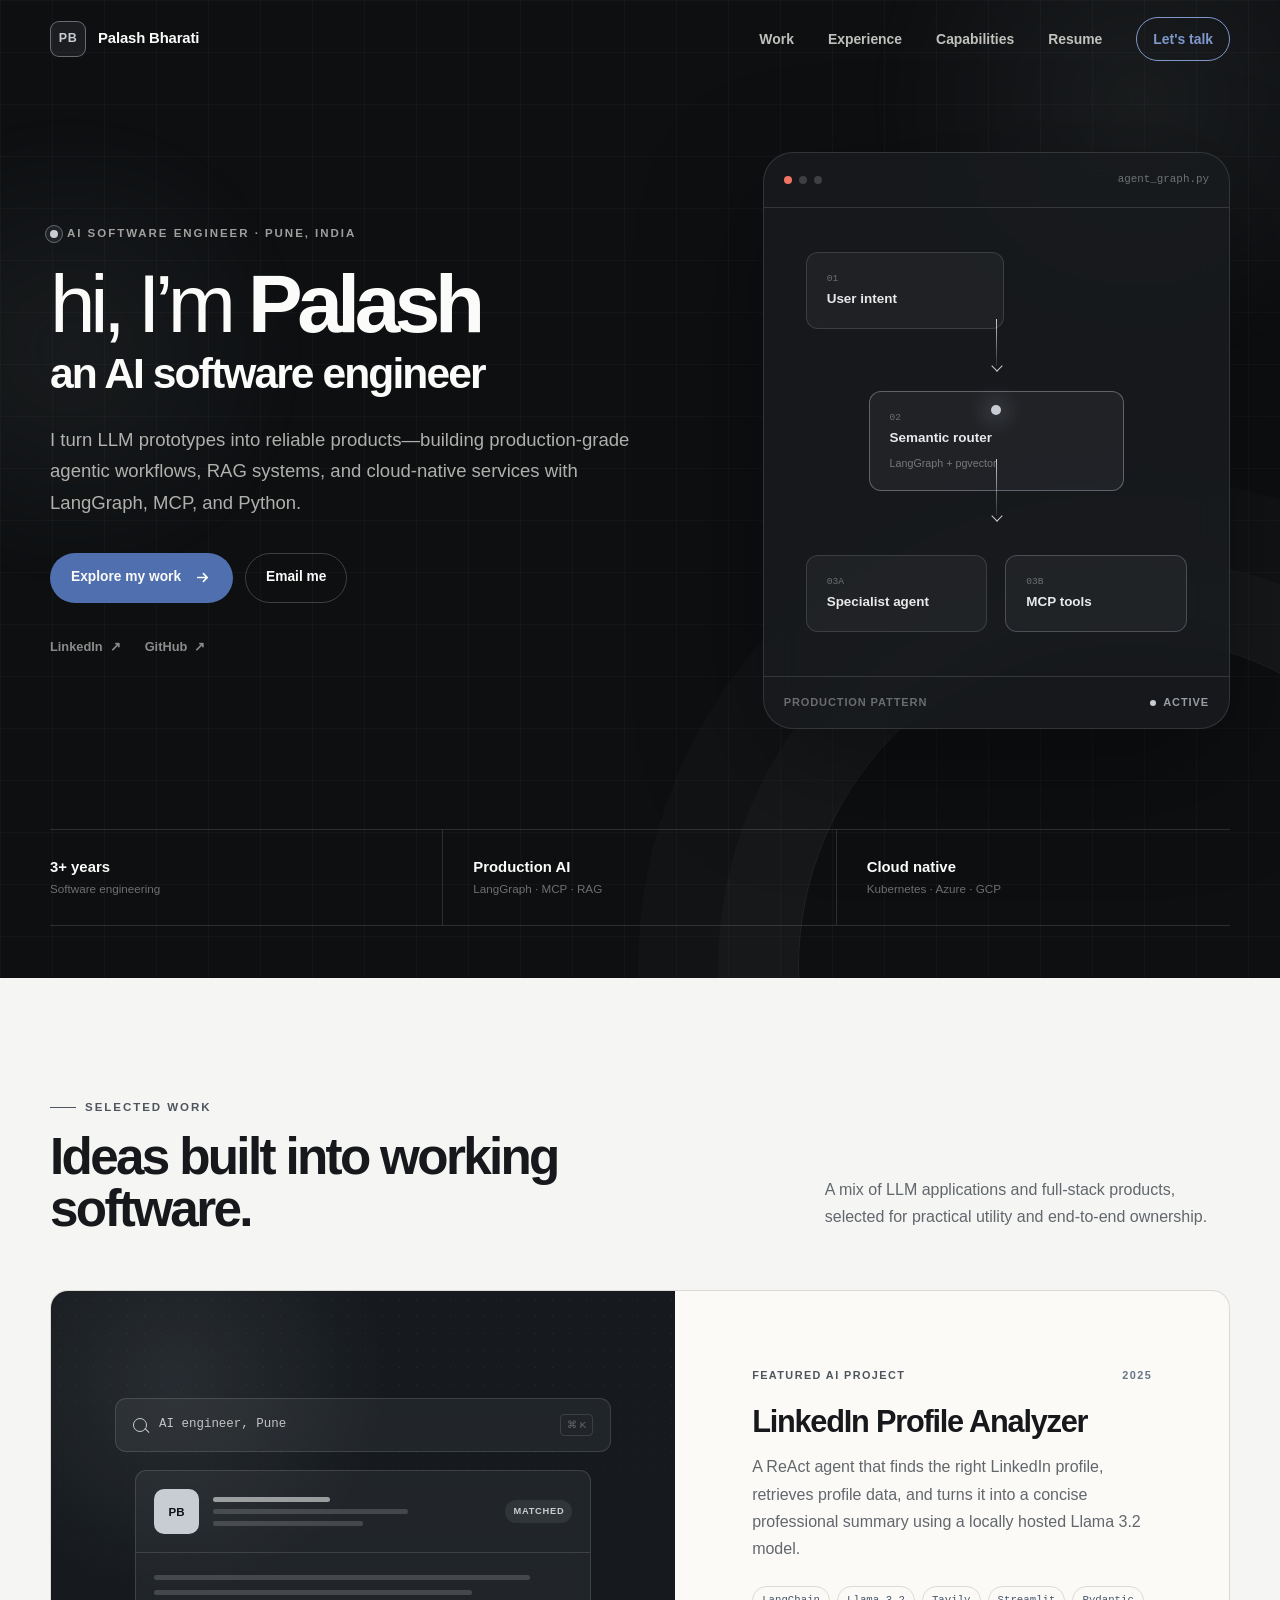
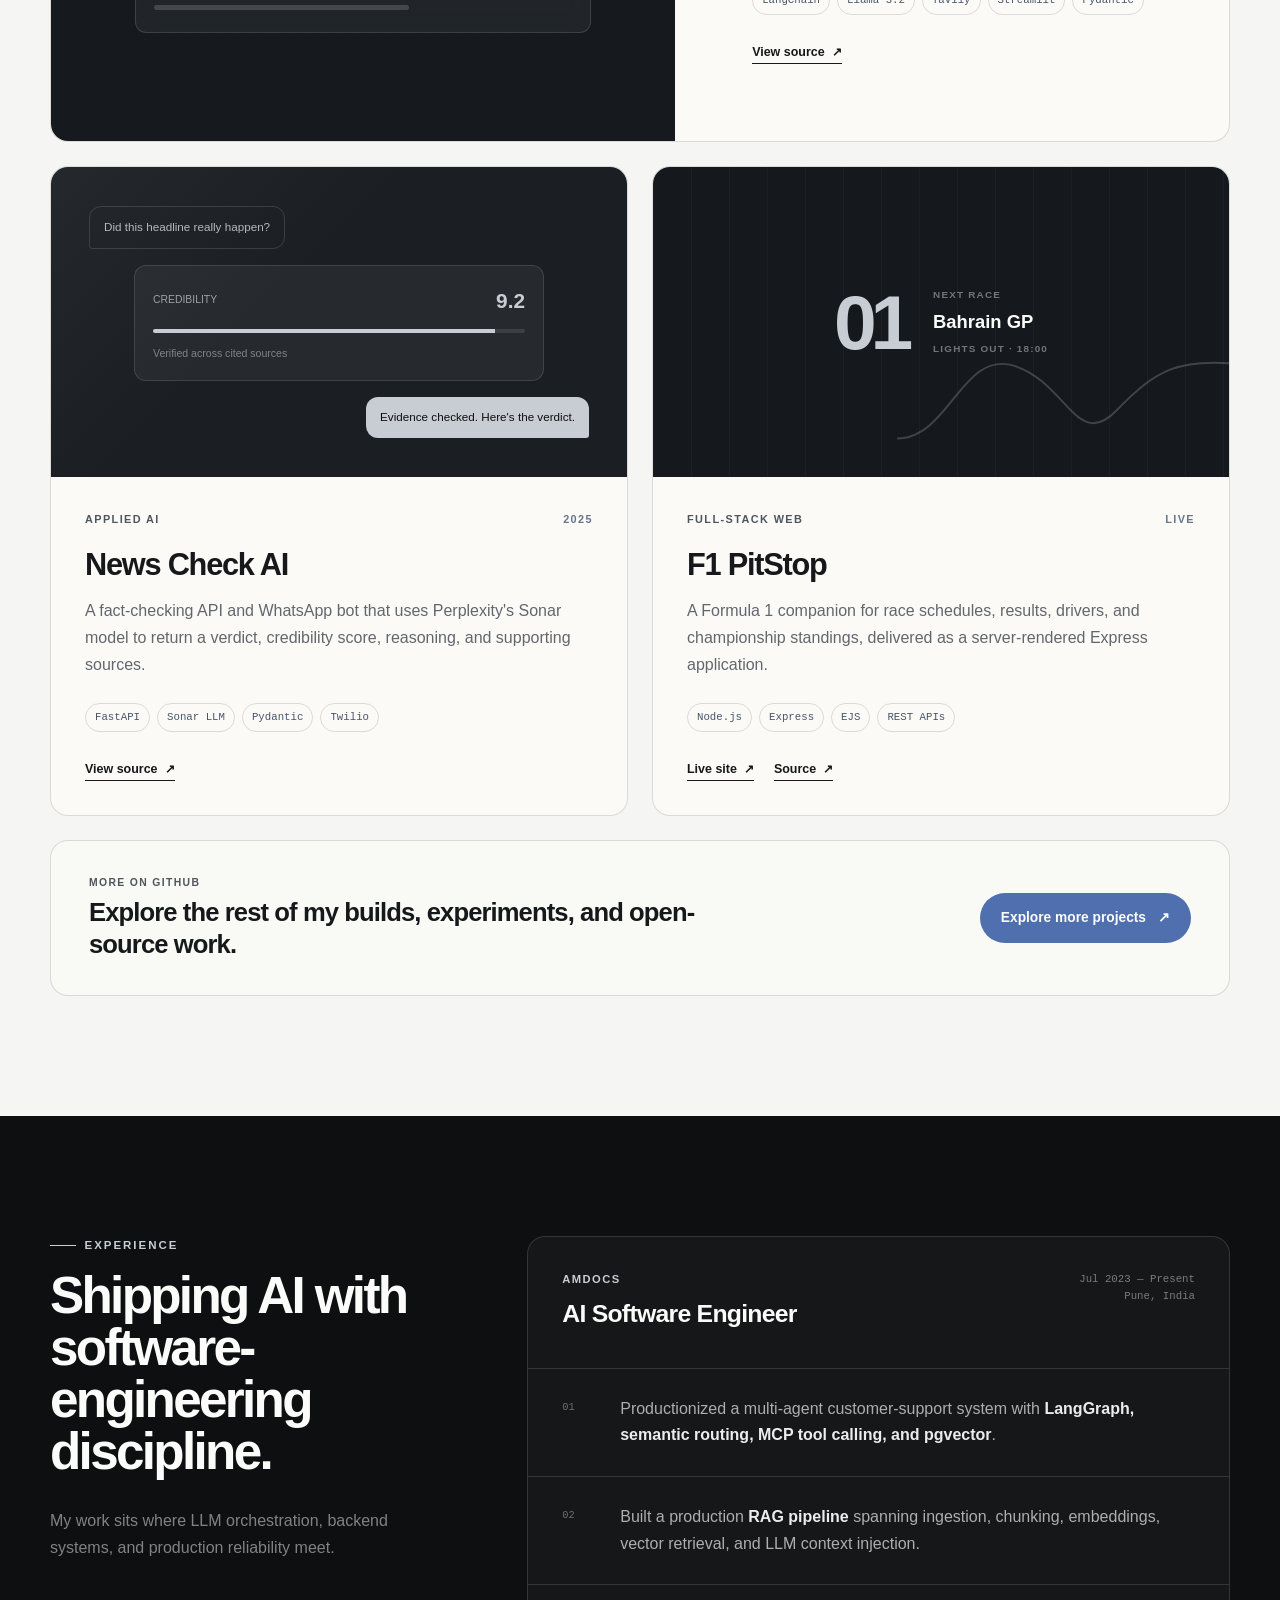
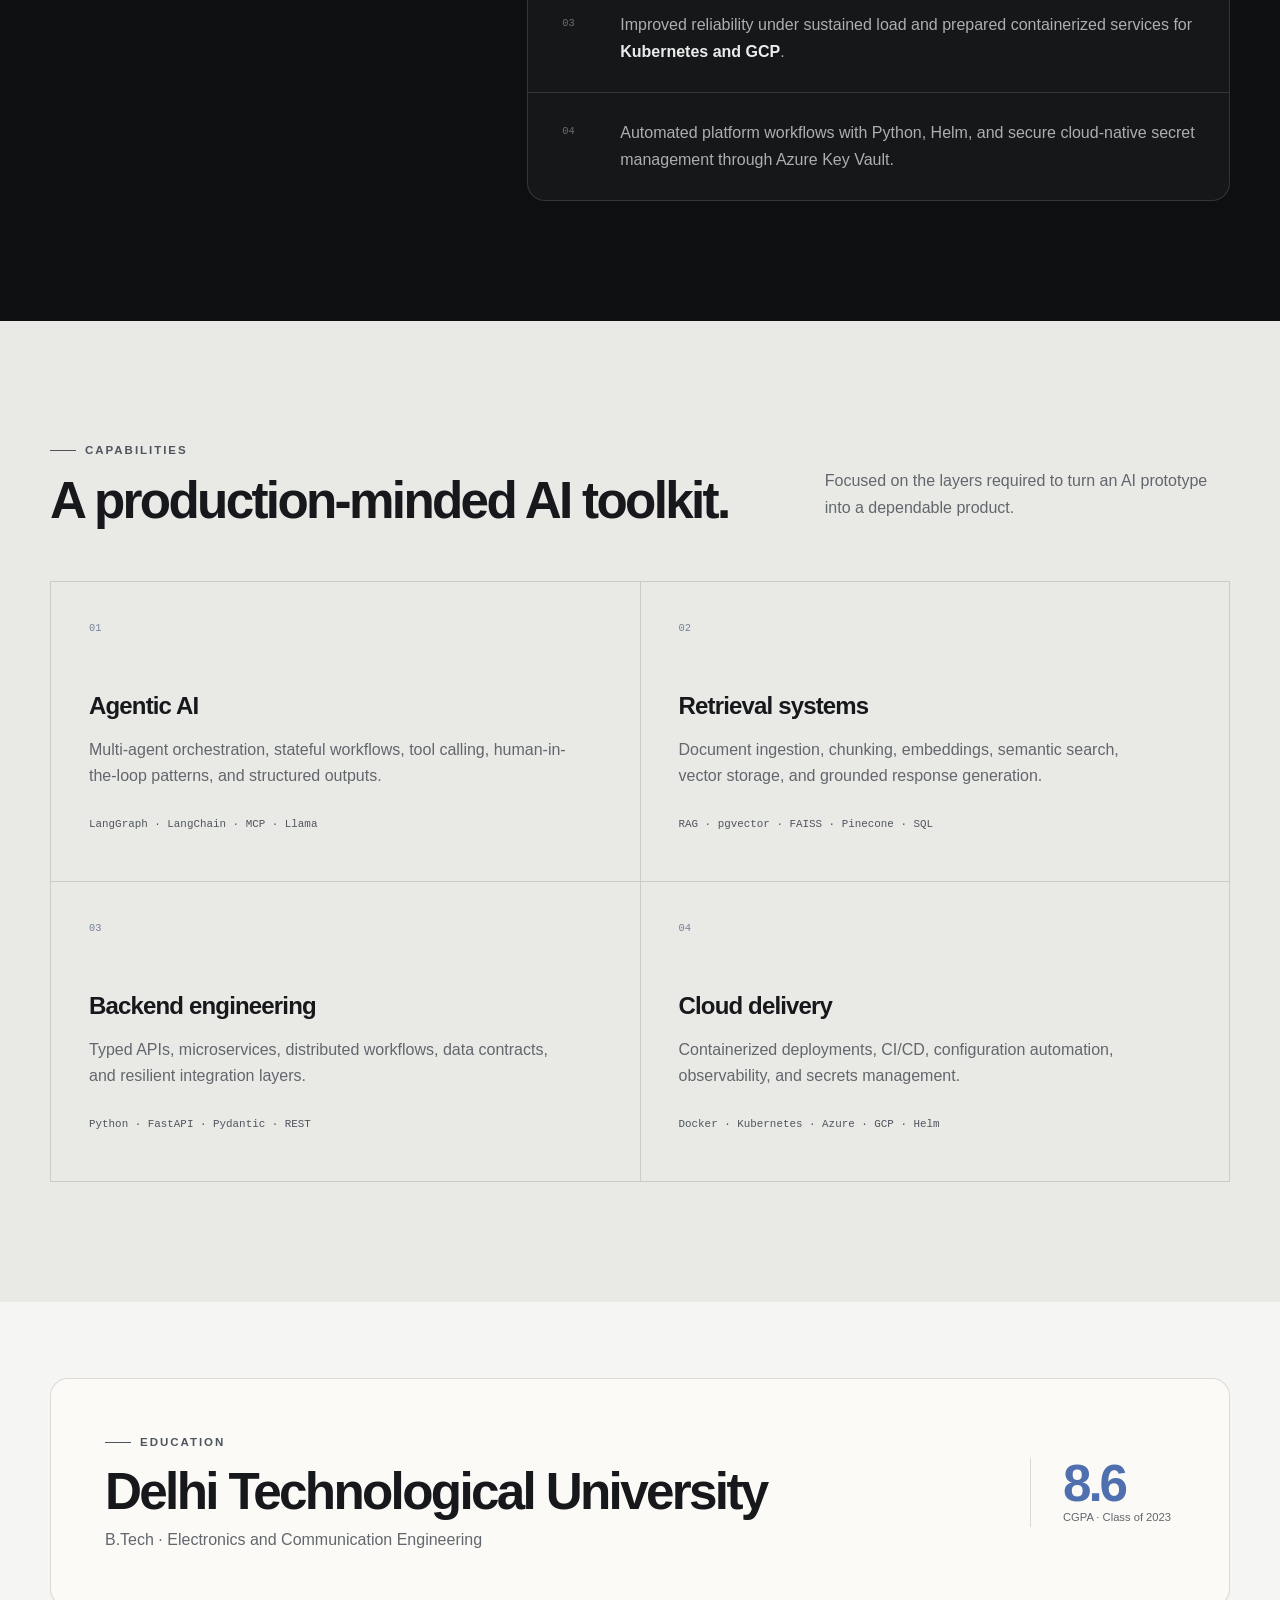
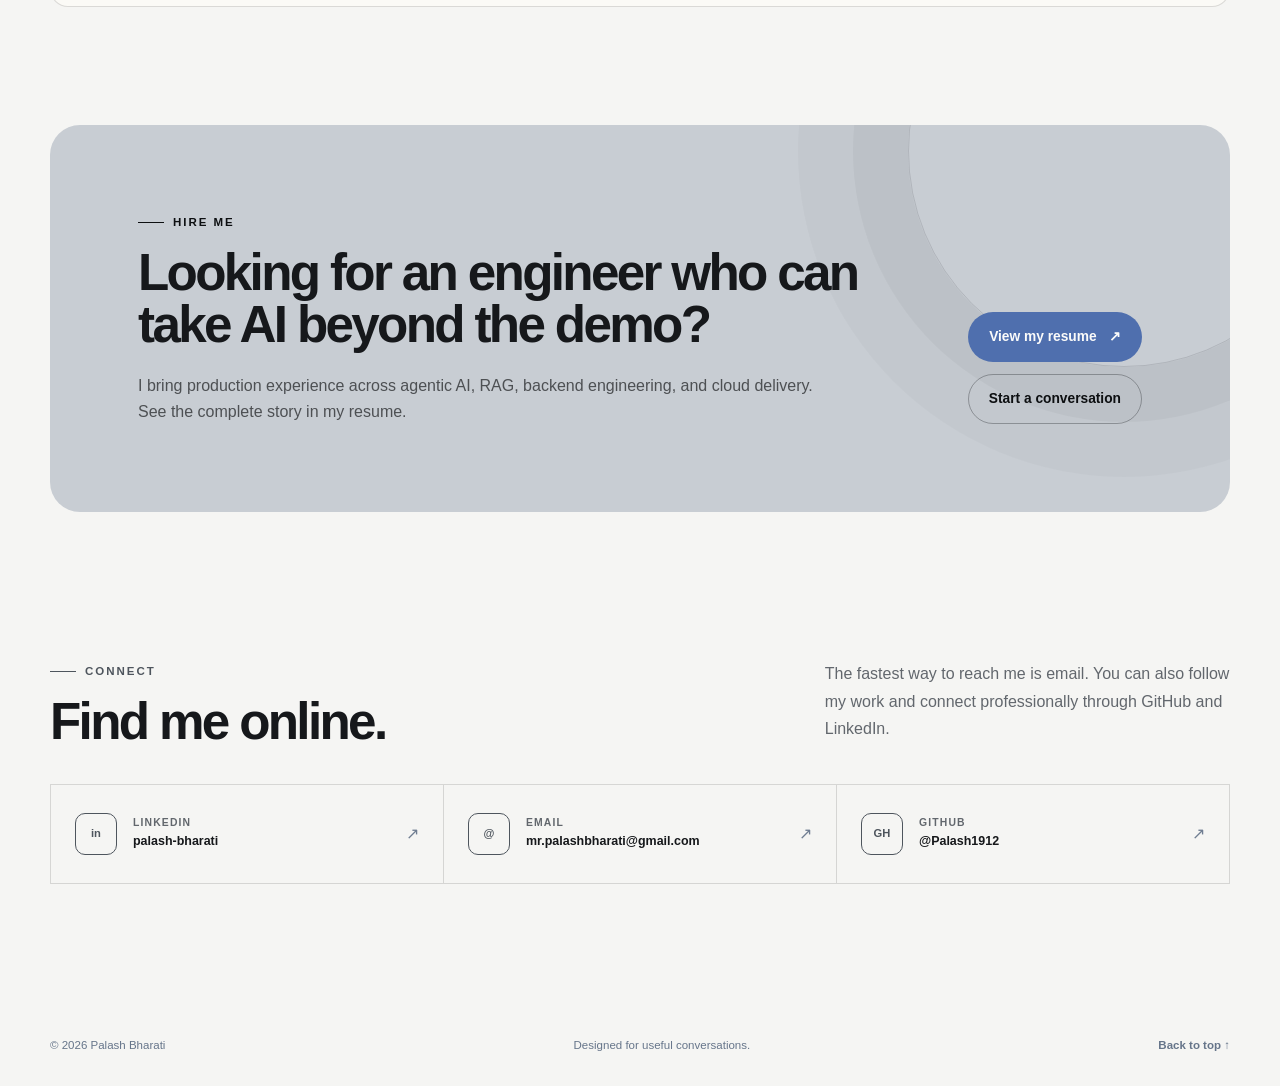
<file: index.html>
<!doctype html>
<html lang="en">
  <head>
    <meta charset="UTF-8" />
    <meta name="viewport" content="width=device-width, initial-scale=1.0" />
    <meta
      name="description"
      content="Portfolio of Palash Bharati, an AI Software Engineer building production-grade agentic AI, RAG, and cloud-native systems."
    />
    <meta
      name="keywords"
      content="Palash Bharati, AI Software Engineer, LangGraph, MCP, RAG, LangChain, Python, Generative AI"
    />
    <meta name="author" content="Palash Bharati" />
    <meta property="og:title" content="Palash Bharati — AI Software Engineer" />
    <meta
      property="og:description"
      content="Production AI agents, retrieval systems, and cloud-native software."
    />
    <meta property="og:type" content="website" />
    <meta name="theme-color" content="#0d0f11" />
    <title>Palash Bharati — AI Software Engineer</title>
    <link rel="stylesheet" href="styles.css?v=20261025-1" />
    <link
      rel="icon"
      href="data:image/svg+xml,<svg xmlns=%22http://www.w3.org/2000/svg%22 viewBox=%220 0 100 100%22><rect width=%22100%22 height=%22100%22 rx=%2224%22 fill=%22%230d0f11%22/><text x=%2250%22 y=%2265%22 font-size=%2252%22 text-anchor=%22middle%22 fill=%22%23c8cdd3%22 font-family=%22Arial%22 font-weight=%22700%22>PB</text></svg>"
    />
    <script type="application/ld+json">
      {
        "@context": "https://schema.org",
        "@type": "Person",
        "name": "Palash Bharati",
        "jobTitle": "AI Software Engineer",
        "email": "mailto:mr.palashbharati@gmail.com",
        "url": "https://github.com/Palash1912",
        "sameAs": [
          "https://www.linkedin.com/in/palash-bharati/",
          "https://github.com/Palash1912"
        ],
        "alumniOf": {
          "@type": "CollegeOrUniversity",
          "name": "Delhi Technological University"
        },
        "knowsAbout": [
          "Generative AI",
          "LangGraph",
          "Model Context Protocol",
          "Retrieval-Augmented Generation",
          "Python",
          "Cloud Computing"
        ]
      }
    </script>
  </head>
  <body>
    <a class="skip-link" href="#main-content">Skip to content</a>

    <header class="site-header" data-header>
      <div class="container nav-shell">
        <a class="brand" href="#top" aria-label="Palash Bharati, home">
          <span class="brand-mark">PB</span>
          <span class="brand-name">Palash Bharati</span>
        </a>

        <button
          class="menu-button"
          type="button"
          aria-expanded="false"
          aria-controls="site-navigation"
          data-menu-button
        >
          <span class="sr-only">Toggle navigation</span>
          <span></span>
          <span></span>
        </button>

        <nav id="site-navigation" class="site-nav" aria-label="Main navigation" data-menu>
          <a href="#work">Work</a>
          <a href="#experience">Experience</a>
          <a href="#capabilities">Capabilities</a>
          <a href="#hire" data-umami-event="Nav Resume">Resume</a>
          <a class="nav-cta" href="#contact" data-umami-event="Nav Contact">
            Let's talk
          </a>
        </nav>
      </div>
    </header>

    <main id="main-content">
      <section class="hero" id="top">
        <div class="hero-glow hero-glow-one"></div>
        <div class="hero-glow hero-glow-two"></div>
        <div class="container hero-grid">
          <div class="hero-copy" data-reveal>
            <p class="eyebrow">
              <span class="status-dot"></span>
              AI software engineer · Pune, India
            </p>
            <h1>
              hi, I’m <strong>Palash</strong>
              <span class="hero-title-role">an AI software engineer</span>
            </h1>
            <p class="hero-summary">
              I turn LLM prototypes into reliable products—building production-grade
              agentic workflows, RAG systems, and cloud-native services with LangGraph,
              MCP, and Python.
            </p>
            <div class="hero-actions">
              <a
                class="button button-primary"
                href="#work"
                data-umami-event="Hero Explore Work"
              >
                Explore my work
                <svg aria-hidden="true" viewBox="0 0 20 20">
                  <path d="M5 10h10M11 6l4 4-4 4" />
                </svg>
              </a>
              <a
                class="button button-secondary"
                href="mailto:mr.palashbharati@gmail.com"
                data-umami-event="Hero Email"
              >
                Email me
              </a>
            </div>
            <div class="social-row" aria-label="Social links">
              <a
                href="https://www.linkedin.com/in/palash-bharati/"
                target="_blank"
                rel="noreferrer"
                data-umami-event="Hero LinkedIn"
              >
                LinkedIn
                <span aria-hidden="true">↗</span>
              </a>
              <a
                href="https://github.com/Palash1912"
                target="_blank"
                rel="noreferrer"
                data-umami-event="Hero GitHub"
              >
                GitHub
                <span aria-hidden="true">↗</span>
              </a>
            </div>
          </div>

          <div class="hero-panel" data-reveal>
            <div class="terminal-bar">
              <span></span><span></span><span></span>
              <p>agent_graph.py</p>
            </div>
            <div class="agent-map" aria-label="Diagram of a multi-agent AI system">
              <div class="map-node map-input">
                <span>01</span>
                <strong>User intent</strong>
              </div>
              <div class="map-connector connector-one"></div>
              <div class="map-node map-router">
                <span>02</span>
                <strong>Semantic router</strong>
                <small>LangGraph + pgvector</small>
              </div>
              <div class="map-connector connector-two"></div>
              <div class="map-tools">
                <div class="map-node">
                  <span>03A</span>
                  <strong>Specialist agent</strong>
                </div>
                <div class="map-node accent-node">
                  <span>03B</span>
                  <strong>MCP tools</strong>
                </div>
              </div>
              <div class="map-pulse"></div>
            </div>
            <div class="panel-footer">
              <span>Production pattern</span>
              <span class="live-indicator"><i></i> Active</span>
            </div>
          </div>
        </div>

        <div class="container proof-strip" data-reveal>
          <div>
            <strong>3+ years</strong>
            <span>Software engineering</span>
          </div>
          <div>
            <strong>Production AI</strong>
            <span>LangGraph · MCP · RAG</span>
          </div>
          <div>
            <strong>Cloud native</strong>
            <span>Kubernetes · Azure · GCP</span>
          </div>
        </div>
      </section>

      <section class="section projects-section" id="work">
        <div class="container">
          <div class="section-heading" data-reveal>
            <div>
              <p class="section-kicker">Selected work</p>
              <h2>Ideas built into working software.</h2>
            </div>
            <p>
              A mix of LLM applications and full-stack products, selected for
              practical utility and end-to-end ownership.
            </p>
          </div>

          <div class="projects-grid">
            <article class="project-card project-featured" data-reveal>
              <div class="project-visual profile-visual" aria-hidden="true">
                <div class="search-shell">
                  <span class="search-icon"></span>
                  <span class="search-query">AI engineer, Pune</span>
                  <span class="search-key">⌘ K</span>
                </div>
                <div class="profile-result">
                  <div class="avatar">PB</div>
                  <div>
                    <span></span>
                    <span></span>
                    <span></span>
                  </div>
                  <i>Matched</i>
                </div>
                <div class="summary-lines">
                  <span></span><span></span><span></span>
                </div>
              </div>
              <div class="project-body">
                <div class="project-meta">
                  <span>Featured AI project</span>
                  <span>2025</span>
                </div>
                <h3>LinkedIn Profile Analyzer</h3>
                <p>
                  A ReAct agent that finds the right LinkedIn profile, retrieves
                  profile data, and turns it into a concise professional summary
                  using a locally hosted Llama 3.2 model.
                </p>
                <ul class="tag-list" aria-label="Technologies">
                  <li>LangChain</li>
                  <li>Llama 3.2</li>
                  <li>Tavily</li>
                  <li>Streamlit</li>
                  <li>Pydantic</li>
                </ul>
                <div class="project-links">
                  <a
                    href="https://github.com/Palash1912/linkedin-agent-bio"
                    target="_blank"
                    rel="noreferrer"
                    data-umami-event="Project LinkedIn Analyzer Source"
                  >
                    View source <span aria-hidden="true">↗</span>
                  </a>
                </div>
              </div>
            </article>

            <article class="project-card" data-reveal>
              <div class="project-visual news-visual" aria-hidden="true">
                <div class="message message-in">Did this headline really happen?</div>
                <div class="analysis-card">
                  <div class="analysis-top">
                    <span>Credibility</span><strong>9.2</strong>
                  </div>
                  <div class="score-track"><span></span></div>
                  <p>Verified across cited sources</p>
                </div>
                <div class="message message-out">Evidence checked. Here's the verdict.</div>
              </div>
              <div class="project-body">
                <div class="project-meta">
                  <span>Applied AI</span>
                  <span>2025</span>
                </div>
                <h3>News Check AI</h3>
                <p>
                  A fact-checking API and WhatsApp bot that uses Perplexity's Sonar
                  model to return a verdict, credibility score, reasoning, and
                  supporting sources.
                </p>
                <ul class="tag-list" aria-label="Technologies">
                  <li>FastAPI</li>
                  <li>Sonar LLM</li>
                  <li>Pydantic</li>
                  <li>Twilio</li>
                </ul>
                <div class="project-links">
                  <a
                    href="https://github.com/Palash1912/news-credibility-ai"
                    target="_blank"
                    rel="noreferrer"
                    data-umami-event="Project News Check Source"
                  >
                    View source <span aria-hidden="true">↗</span>
                  </a>
                </div>
              </div>
            </article>

            <article class="project-card" data-reveal>
              <div class="project-visual race-visual" aria-hidden="true">
                <div class="race-number">01</div>
                <div class="race-copy">
                  <span>Next race</span>
                  <strong>Bahrain GP</strong>
                  <small>Lights out · 18:00</small>
                </div>
                <svg class="race-line" viewBox="0 0 280 100">
                  <path d="M4 82 C45 82, 55 12, 96 25 S145 92, 176 60 S225 18, 276 24" />
                </svg>
              </div>
              <div class="project-body">
                <div class="project-meta">
                  <span>Full-stack web</span>
                  <span>Live</span>
                </div>
                <h3>F1 PitStop</h3>
                <p>
                  A Formula 1 companion for race schedules, results, drivers, and
                  championship standings, delivered as a server-rendered Express
                  application.
                </p>
                <ul class="tag-list" aria-label="Technologies">
                  <li>Node.js</li>
                  <li>Express</li>
                  <li>EJS</li>
                  <li>REST APIs</li>
                </ul>
                <div class="project-links">
                  <a
                    href="https://f1-pitstop.onrender.com/"
                    target="_blank"
                    rel="noreferrer"
                    data-umami-event="Project F1 PitStop Live"
                  >
                    Live site <span aria-hidden="true">↗</span>
                  </a>
                  <a
                    href="https://github.com/Palash1912/f1PitStop"
                    target="_blank"
                    rel="noreferrer"
                    data-umami-event="Project F1 PitStop Source"
                  >
                    Source <span aria-hidden="true">↗</span>
                  </a>
                </div>
              </div>
            </article>
          </div>

          <div class="more-projects" data-reveal>
            <div>
              <span class="more-projects-label">More on GitHub</span>
              <h3>Explore the rest of my builds, experiments, and open-source work.</h3>
            </div>
            <a
              class="button button-dark"
              href="https://github.com/Palash1912?tab=repositories"
              target="_blank"
              rel="noreferrer"
              data-umami-event="Explore More GitHub Projects"
            >
              Explore more projects
              <span aria-hidden="true">↗</span>
            </a>
          </div>
        </div>
      </section>

      <section class="section experience-section" id="experience">
        <div class="container experience-grid">
          <div class="experience-intro" data-reveal>
            <p class="section-kicker">Experience</p>
            <h2>Shipping AI with software-engineering discipline.</h2>
            <p>
              My work sits where LLM orchestration, backend systems, and production
              reliability meet.
            </p>
          </div>

          <article class="role-card" data-reveal>
            <div class="role-header">
              <div>
                <p class="role-company">Amdocs</p>
                <h3>AI Software Engineer</h3>
              </div>
              <div class="role-meta">
                <span>Jul 2023 — Present</span>
                <span>Pune, India</span>
              </div>
            </div>

            <div class="role-highlights">
              <div>
                <span class="highlight-number">01</span>
                <p>
                  Productionized a multi-agent customer-support system with
                  <strong>LangGraph, semantic routing, MCP tool calling, and pgvector</strong>.
                </p>
              </div>
              <div>
                <span class="highlight-number">02</span>
                <p>
                  Built a production <strong>RAG pipeline</strong> spanning ingestion,
                  chunking, embeddings, vector retrieval, and LLM context injection.
                </p>
              </div>
              <div>
                <span class="highlight-number">03</span>
                <p>
                  Improved reliability under sustained load and prepared
                  containerized services for <strong>Kubernetes and GCP</strong>.
                </p>
              </div>
              <div>
                <span class="highlight-number">04</span>
                <p>
                  Automated platform workflows with Python, Helm, and secure
                  cloud-native secret management through Azure Key Vault.
                </p>
              </div>
            </div>
          </article>
        </div>
      </section>

      <section class="section capabilities-section" id="capabilities">
        <div class="container">
          <div class="section-heading" data-reveal>
            <div>
              <p class="section-kicker">Capabilities</p>
              <h2>A production-minded AI toolkit.</h2>
            </div>
            <p>
              Focused on the layers required to turn an AI prototype into a
              dependable product.
            </p>
          </div>

          <div class="capability-grid">
            <article data-reveal>
              <span class="capability-index">01</span>
              <h3>Agentic AI</h3>
              <p>
                Multi-agent orchestration, stateful workflows, tool calling,
                human-in-the-loop patterns, and structured outputs.
              </p>
              <div class="skill-line">LangGraph · LangChain · MCP · Llama</div>
            </article>
            <article data-reveal>
              <span class="capability-index">02</span>
              <h3>Retrieval systems</h3>
              <p>
                Document ingestion, chunking, embeddings, semantic search, vector
                storage, and grounded response generation.
              </p>
              <div class="skill-line">RAG · pgvector · FAISS · Pinecone · SQL</div>
            </article>
            <article data-reveal>
              <span class="capability-index">03</span>
              <h3>Backend engineering</h3>
              <p>
                Typed APIs, microservices, distributed workflows, data contracts,
                and resilient integration layers.
              </p>
              <div class="skill-line">Python · FastAPI · Pydantic · REST</div>
            </article>
            <article data-reveal>
              <span class="capability-index">04</span>
              <h3>Cloud delivery</h3>
              <p>
                Containerized deployments, CI/CD, configuration automation,
                observability, and secrets management.
              </p>
              <div class="skill-line">Docker · Kubernetes · Azure · GCP · Helm</div>
            </article>
          </div>
        </div>
      </section>

      <section class="section education-section">
        <div class="container education-card" data-reveal>
          <div>
            <p class="section-kicker">Education</p>
            <h2>Delhi Technological University</h2>
            <p>B.Tech · Electronics and Communication Engineering</p>
          </div>
          <div class="education-meta">
            <strong>8.6</strong>
            <span>CGPA · Class of 2023</span>
          </div>
        </div>
      </section>

      <section class="section hire-section" id="hire">
        <div class="container contact-card" data-reveal>
          <div>
            <p class="section-kicker">Hire me</p>
            <h2>Looking for an engineer who can take AI beyond the demo?</h2>
            <p class="hire-copy">
              I bring production experience across agentic AI, RAG, backend
              engineering, and cloud delivery. See the complete story in my resume.
            </p>
          </div>
          <div class="contact-actions">
            <a
              class="button button-light"
              href="resume.html"
              data-umami-event="View Resume"
            >
              View my resume
              <span aria-hidden="true">↗</span>
            </a>
            <a
              class="button button-outline-dark"
              href="#contact"
              data-umami-event="Start Conversation"
            >
              Start a conversation
            </a>
          </div>
        </div>
      </section>

      <section class="section connect-section" id="contact">
        <div class="container">
          <div class="section-heading connect-heading" data-reveal>
            <div>
              <p class="section-kicker">Connect</p>
              <h2>Find me online.</h2>
            </div>
            <p>
              The fastest way to reach me is email. You can also follow my work
              and connect professionally through GitHub and LinkedIn.
            </p>
          </div>

          <div class="social-grid">
            <a
              class="social-card"
              href="https://www.linkedin.com/in/palash-bharati/"
              target="_blank"
              rel="noreferrer"
              data-reveal
              data-umami-event="Contact LinkedIn"
            >
              <span class="social-monogram">in</span>
              <div>
                <span>LinkedIn</span>
                <strong>palash-bharati</strong>
              </div>
              <span class="social-arrow" aria-hidden="true">↗</span>
            </a>

            <a
              class="social-card"
              href="mailto:mr.palashbharati@gmail.com"
              data-reveal
              data-umami-event="Contact Email"
            >
              <span class="social-monogram">@</span>
              <div>
                <span>Email</span>
                <strong>mr.palashbharati@gmail.com</strong>
              </div>
              <span class="social-arrow" aria-hidden="true">↗</span>
            </a>

            <a
              class="social-card"
              href="https://github.com/Palash1912"
              target="_blank"
              rel="noreferrer"
              data-reveal
              data-umami-event="Contact GitHub"
            >
              <span class="social-monogram">GH</span>
              <div>
                <span>GitHub</span>
                <strong>@Palash1912</strong>
              </div>
              <span class="social-arrow" aria-hidden="true">↗</span>
            </a>
          </div>
        </div>
      </section>
    </main>

    <footer>
      <div class="container footer-inner">
        <p>© <span data-year></span> Palash Bharati</p>
        <p>Designed for useful conversations.</p>
        <a href="#top">Back to top ↑</a>
      </div>
    </footer>

    <script src="portfolio.config.js"></script>
    <script src="script.js?v=20261029-1"></script>
  </body>
</html>
</file>
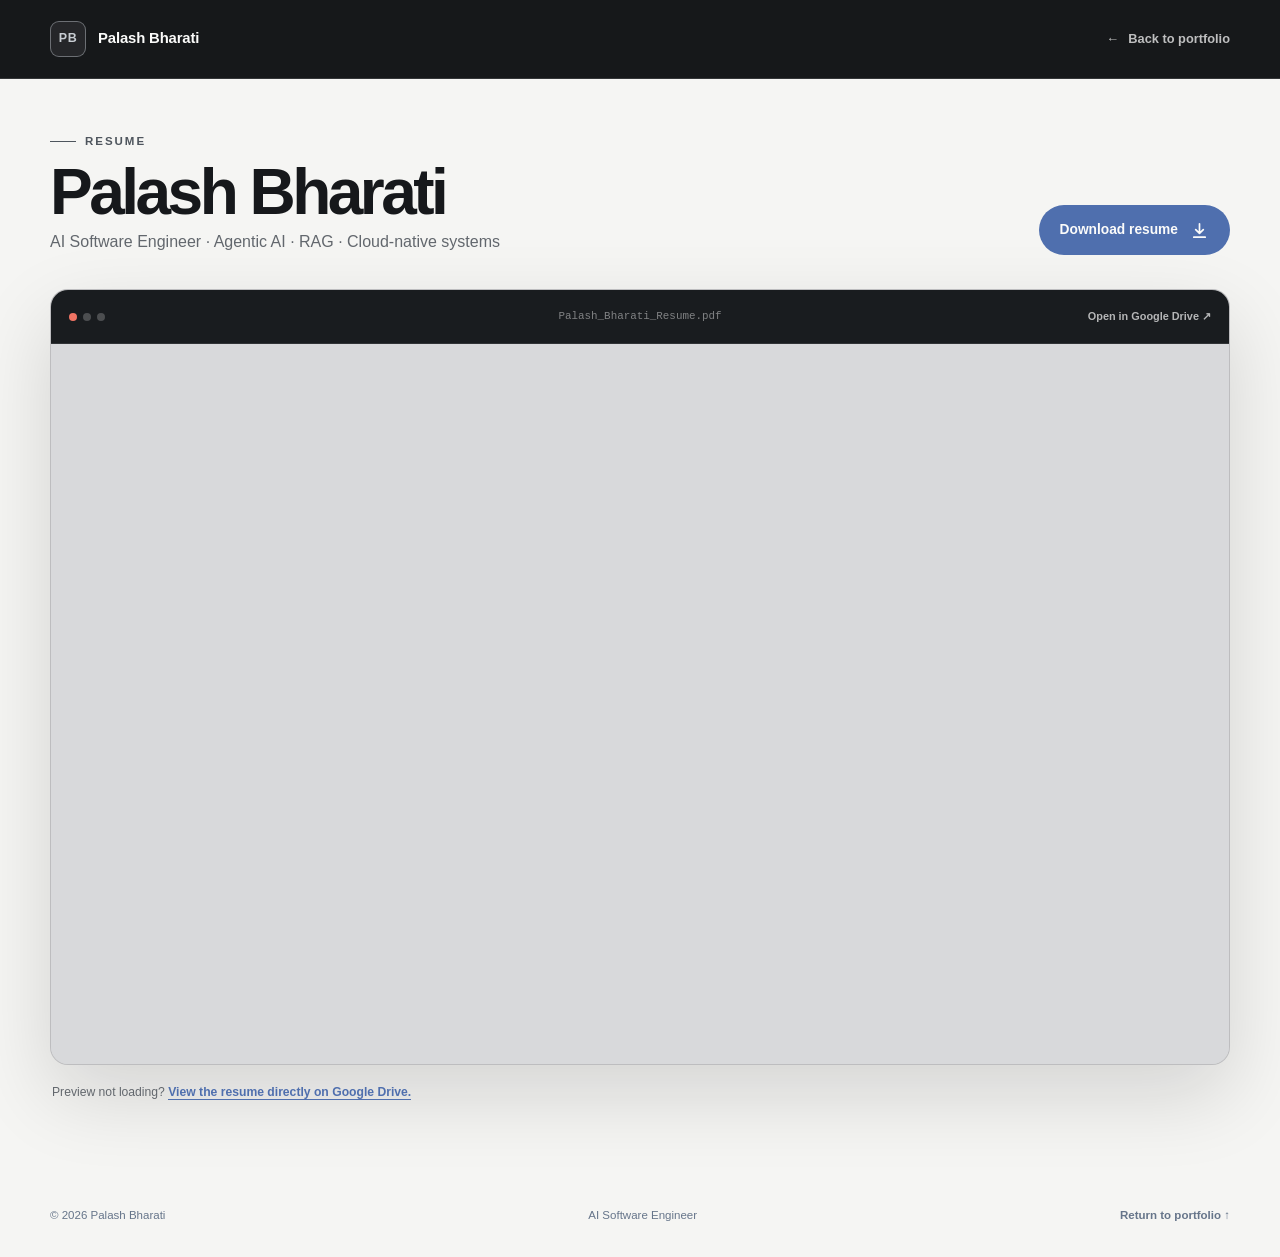
<file: resume.html>
<!doctype html>
<html lang="en">
  <head>
    <meta charset="UTF-8" />
    <meta name="viewport" content="width=device-width, initial-scale=1.0" />
    <meta
      name="description"
      content="View and download the resume of Palash Bharati, AI Software Engineer."
    />
    <meta name="theme-color" content="#0d0f11" />
    <title>Resume — Palash Bharati</title>
    <link rel="stylesheet" href="styles.css?v=20261025-1" />
    <link
      rel="icon"
      href="data:image/svg+xml,<svg xmlns=%22http://www.w3.org/2000/svg%22 viewBox=%220 0 100 100%22><rect width=%22100%22 height=%22100%22 rx=%2224%22 fill=%22%230d0f11%22/><text x=%2250%22 y=%2265%22 font-size=%2252%22 text-anchor=%22middle%22 fill=%22%23c8cdd3%22 font-family=%22Arial%22 font-weight=%22700%22>PB</text></svg>"
    />
  </head>
  <body class="resume-page">
    <a class="skip-link" href="#resume-content">Skip to resume</a>

    <header class="site-header resume-header">
      <div class="container nav-shell">
        <a class="brand" href="index.html" aria-label="Return to Palash Bharati's portfolio">
          <span class="brand-mark">PB</span>
          <span class="brand-name">Palash Bharati</span>
        </a>

        <a
          class="resume-back-link"
          href="index.html"
          data-umami-event="Resume Back to Portfolio"
        >
          <span aria-hidden="true">←</span>
          Back to portfolio
        </a>
      </div>
    </header>

    <main id="resume-content" class="resume-main">
      <div class="container">
        <section class="resume-toolbar">
          <div>
            <p class="section-kicker">Resume</p>
            <h1>Palash Bharati</h1>
            <p>AI Software Engineer · Agentic AI · RAG · Cloud-native systems</p>
          </div>

          <a
            class="button button-primary resume-download"
            href="#"
            target="_blank"
            rel="noreferrer"
            data-resume-download
            data-umami-event="Resume Download"
          >
            Download resume
            <svg aria-hidden="true" viewBox="0 0 20 20">
              <path d="M10 3v10M6 9l4 4 4-4M4 17h12" />
            </svg>
          </a>
        </section>

        <section class="resume-viewer" aria-label="Resume preview">
          <div class="resume-viewer-bar">
            <div>
              <span></span>
              <span></span>
              <span></span>
            </div>
            <p data-resume-filename>Palash_Bharati_Resume.pdf</p>
            <a
              href="#"
              target="_blank"
              rel="noreferrer"
              data-resume-drive
              data-umami-event="Resume Open Google Drive"
            >
              Open in Google Drive ↗
            </a>
          </div>

          <iframe
            src="about:blank"
            title="Palash Bharati resume"
            loading="eager"
            allow="autoplay"
            data-resume-preview
          ></iframe>
        </section>

        <p class="resume-fallback">
          Preview not loading?
          <a
            href="#"
            target="_blank"
            rel="noreferrer"
            data-resume-drive
            data-umami-event="Resume Fallback Google Drive"
          >
            View the resume directly on Google Drive.
          </a>
        </p>
      </div>
    </main>

    <footer>
      <div class="container footer-inner">
        <p>© <span data-year></span> Palash Bharati</p>
        <p>AI Software Engineer</p>
        <a href="index.html" data-umami-event="Resume Footer Portfolio">
          Return to portfolio ↑
        </a>
      </div>
    </footer>

    <script src="portfolio.config.js"></script>
    <script src="script.js?v=20261029-1"></script>
  </body>
</html>
</file>
<file: styles.css>
:root {
  --ink: #16181b;
  --ink-soft: #62676d;
  --paper: #f5f5f3;
  --paper-deep: #e9e9e6;
  --night: #0d0f11;
  --night-soft: #191c1f;
  --line: rgba(22, 24, 27, 0.14);
  --line-light: rgba(255, 255, 255, 0.13);
  --lime: #c8cdd3;
  --lime-bright: #e3e6e9;
  --mint: #929aa3;
  --action: #4f6fae;
  --action-hover: #6381bc;
  --action-bright: #7f98cc;
  --white: #fbfbfa;
  --radius-sm: 10px;
  --radius-md: 18px;
  --radius-lg: 30px;
  --shadow: 0 30px 80px rgba(13, 15, 17, 0.14);
  --container: min(1180px, calc(100vw - 48px));
}

* {
  box-sizing: border-box;
}

html {
  scroll-behavior: smooth;
}

body {
  margin: 0;
  overflow-x: hidden;
  background: var(--paper);
  color: var(--ink);
  font-family:
    Inter, "Helvetica Neue", Helvetica, Arial, sans-serif;
  font-size: 16px;
  line-height: 1.6;
  text-rendering: optimizeLegibility;
  -webkit-font-smoothing: antialiased;
}

body.menu-open {
  overflow: hidden;
}

::selection {
  background: var(--lime);
  color: var(--night);
}

a {
  color: inherit;
  text-decoration: none;
}

button,
a {
  -webkit-tap-highlight-color: transparent;
}

button {
  font: inherit;
}

img,
svg {
  display: block;
  max-width: 100%;
}

h1,
h2,
h3,
p {
  margin-top: 0;
}

.container {
  width: var(--container);
  margin-inline: auto;
}

.sr-only {
  position: absolute;
  width: 1px;
  height: 1px;
  padding: 0;
  margin: -1px;
  overflow: hidden;
  clip: rect(0, 0, 0, 0);
  white-space: nowrap;
  border: 0;
}

.skip-link {
  position: fixed;
  top: 12px;
  left: 12px;
  z-index: 100;
  padding: 10px 14px;
  border-radius: 8px;
  background: var(--lime);
  color: var(--night);
  font-weight: 700;
  transform: translateY(-160%);
  transition: transform 180ms ease;
}

.skip-link:focus {
  transform: translateY(0);
}

:focus-visible {
  outline: 3px solid var(--action-bright);
  outline-offset: 4px;
}

.site-header {
  position: fixed;
  top: 0;
  left: 0;
  z-index: 50;
  width: 100%;
  border-bottom: 1px solid transparent;
  transition:
    background-color 180ms ease,
    border-color 180ms ease,
    backdrop-filter 180ms ease;
}

.site-header.is-scrolled {
  border-color: var(--line-light);
  background: rgba(13, 15, 17, 0.88);
  backdrop-filter: blur(18px);
}

.nav-shell {
  display: flex;
  align-items: center;
  justify-content: space-between;
  height: 78px;
}

.brand {
  display: inline-flex;
  align-items: center;
  gap: 12px;
  color: var(--white);
  font-size: 0.93rem;
  font-weight: 650;
  letter-spacing: -0.01em;
}

.brand-mark {
  display: grid;
  width: 36px;
  height: 36px;
  place-items: center;
  border: 1px solid rgba(200, 205, 211, 0.44);
  border-radius: 9px;
  background: rgba(200, 205, 211, 0.08);
  color: var(--lime);
  font-size: 0.78rem;
  font-weight: 800;
  letter-spacing: 0.04em;
}

.site-nav {
  display: flex;
  align-items: center;
  gap: 34px;
}

.site-nav a {
  position: relative;
  color: rgba(255, 254, 248, 0.74);
  font-size: 0.87rem;
  font-weight: 560;
  transition: color 160ms ease;
}

.site-nav a:not(.nav-cta)::after {
  position: absolute;
  bottom: -8px;
  left: 0;
  width: 100%;
  height: 1px;
  background: var(--action-bright);
  content: "";
  transform: scaleX(0);
  transform-origin: right;
  transition: transform 180ms ease;
}

.site-nav a:hover {
  color: var(--white);
}

.site-nav a:hover::after {
  transform: scaleX(1);
  transform-origin: left;
}

.site-nav .nav-cta {
  padding: 10px 16px;
  border: 1px solid var(--action-bright);
  border-radius: 999px;
  color: var(--action-bright);
}

.site-nav .nav-cta:hover {
  background: var(--action);
  color: var(--white);
}

.menu-button {
  display: none;
  width: 42px;
  height: 42px;
  padding: 11px 9px;
  border: 1px solid var(--line-light);
  border-radius: 10px;
  background: transparent;
  color: var(--white);
}

.menu-button span:not(.sr-only) {
  display: block;
  width: 100%;
  height: 1px;
  margin: 6px 0;
  background: currentColor;
  transition:
    transform 180ms ease,
    opacity 180ms ease;
}

.hero {
  position: relative;
  min-height: 100svh;
  overflow: hidden;
  padding: 152px 0 52px;
  background:
    linear-gradient(rgba(255, 255, 255, 0.024) 1px, transparent 1px),
    linear-gradient(90deg, rgba(255, 255, 255, 0.024) 1px, transparent 1px),
    var(--night);
  background-size: 52px 52px;
  color: var(--white);
}

.hero::after {
  position: absolute;
  right: -180px;
  bottom: -320px;
  width: 660px;
  height: 660px;
  border: 1px solid rgba(200, 205, 211, 0.1);
  border-radius: 50%;
  box-shadow:
    0 0 0 80px rgba(200, 205, 211, 0.025),
    0 0 0 160px rgba(200, 205, 211, 0.018);
  content: "";
}

.hero-glow {
  position: absolute;
  border-radius: 50%;
  filter: blur(2px);
  pointer-events: none;
}

.hero-glow-one {
  top: 100px;
  left: -180px;
  width: 500px;
  height: 500px;
  background: radial-gradient(circle, rgba(146, 154, 163, 0.09), transparent 67%);
}

.hero-glow-two {
  top: -180px;
  right: -140px;
  width: 560px;
  height: 560px;
  background: radial-gradient(circle, rgba(200, 205, 211, 0.07), transparent 69%);
}

.hero-grid {
  position: relative;
  z-index: 2;
  display: grid;
  grid-template-columns: minmax(0, 1.04fr) minmax(420px, 0.78fr);
  gap: clamp(54px, 7vw, 112px);
  align-items: center;
}

.eyebrow,
.section-kicker {
  display: flex;
  align-items: center;
  gap: 9px;
  margin-bottom: 22px;
  font-size: 0.72rem;
  font-weight: 760;
  letter-spacing: 0.17em;
  text-transform: uppercase;
}

.eyebrow {
  color: rgba(255, 254, 248, 0.6);
}

.status-dot {
  position: relative;
  display: inline-block;
  width: 8px;
  height: 8px;
  border-radius: 50%;
  background: var(--lime);
  box-shadow: 0 0 0 5px rgba(200, 205, 211, 0.08);
}

.status-dot::after {
  position: absolute;
  inset: -5px;
  border: 1px solid rgba(200, 205, 211, 0.4);
  border-radius: inherit;
  content: "";
  animation: statusPulse 2.2s infinite ease-out;
}

@keyframes statusPulse {
  0% {
    opacity: 0.9;
    transform: scale(0.7);
  }
  75%,
  100% {
    opacity: 0;
    transform: scale(1.9);
  }
}

.hero h1 {
  max-width: 790px;
  margin-bottom: 28px;
  font-size: clamp(3.7rem, 6.4vw, 6.8rem);
  font-weight: 400;
  line-height: 0.94;
  letter-spacing: -0.066em;
}

.hero h1 strong {
  font-weight: 800;
}

.hero-title-role {
  display: block;
  margin-top: 0.22em;
  font-size: 0.52em;
  font-weight: 560;
  letter-spacing: -0.045em;
  line-height: 1.05;
}

.hero h1 em {
  color: var(--lime);
  font-family: Georgia, "Times New Roman", serif;
  font-weight: 400;
}

.hero-summary {
  max-width: 650px;
  margin-bottom: 34px;
  color: rgba(255, 254, 248, 0.67);
  font-size: clamp(1rem, 1.45vw, 1.2rem);
  line-height: 1.7;
}

.hero-actions,
.social-row,
.project-links,
.contact-actions {
  display: flex;
  flex-wrap: wrap;
  align-items: center;
  gap: 12px;
}

.button {
  display: inline-flex;
  min-height: 50px;
  align-items: center;
  justify-content: center;
  gap: 12px;
  padding: 0 20px;
  border: 1px solid transparent;
  border-radius: 999px;
  font-size: 0.86rem;
  font-weight: 700;
  transition:
    transform 160ms ease,
    background-color 160ms ease,
    border-color 160ms ease;
}

.button:hover {
  transform: translateY(-2px);
}

.button svg {
  width: 19px;
  fill: none;
  stroke: currentColor;
  stroke-linecap: round;
  stroke-linejoin: round;
  stroke-width: 1.8;
}

.button-primary {
  background: var(--action);
  color: var(--white);
}

.button-primary:hover {
  background: var(--action-hover);
}

.button-secondary {
  border-color: rgba(255, 255, 255, 0.2);
  color: var(--white);
}

.button-secondary:hover {
  border-color: rgba(255, 255, 255, 0.42);
  background: rgba(255, 255, 255, 0.05);
}

.button-dark {
  flex: 0 0 auto;
  background: var(--action);
  color: var(--white);
}

.button-dark:hover {
  background: var(--action-hover);
}

.social-row {
  gap: 24px;
  margin-top: 34px;
}

.social-row a {
  display: inline-flex;
  align-items: center;
  gap: 7px;
  color: rgba(255, 254, 248, 0.52);
  font-size: 0.8rem;
  font-weight: 620;
  transition: color 160ms ease;
}

.social-row a:hover {
  color: var(--action-bright);
}

.hero-panel {
  position: relative;
  overflow: hidden;
  border: 1px solid rgba(255, 255, 255, 0.12);
  border-radius: var(--radius-lg);
  background: rgba(25, 28, 31, 0.82);
  box-shadow: 0 40px 120px rgba(0, 0, 0, 0.36);
  backdrop-filter: blur(18px);
  transform: rotate(1.2deg);
}

.terminal-bar {
  display: flex;
  height: 55px;
  align-items: center;
  gap: 7px;
  padding: 0 20px;
  border-bottom: 1px solid var(--line-light);
}

.terminal-bar > span {
  width: 8px;
  height: 8px;
  border-radius: 50%;
  background: rgba(255, 255, 255, 0.17);
}

.terminal-bar > span:first-child {
  background: #f07464;
}

.terminal-bar p {
  margin: 0 0 0 auto;
  color: rgba(255, 255, 255, 0.38);
  font-family: "SFMono-Regular", Consolas, "Liberation Mono", monospace;
  font-size: 0.68rem;
}

.agent-map {
  position: relative;
  min-height: 430px;
  padding: 44px 42px;
}

.map-node {
  position: relative;
  z-index: 2;
  display: flex;
  flex-direction: column;
  gap: 2px;
  padding: 18px 20px;
  border: 1px solid rgba(255, 255, 255, 0.13);
  border-radius: 12px;
  background: rgba(255, 255, 255, 0.04);
}

.map-node span {
  color: rgba(255, 255, 255, 0.35);
  font-family: "SFMono-Regular", Consolas, monospace;
  font-size: 0.6rem;
}

.map-node strong {
  color: rgba(255, 255, 255, 0.9);
  font-size: 0.84rem;
}

.map-node small {
  margin-top: 4px;
  color: rgba(255, 255, 255, 0.39);
  font-size: 0.67rem;
}

.map-input {
  width: 52%;
}

.map-router {
  width: 67%;
  margin: 62px auto 64px;
  border-color: rgba(200, 205, 211, 0.38);
  background: rgba(200, 205, 211, 0.06);
}

.map-tools {
  display: grid;
  grid-template-columns: 1fr 1fr;
  gap: 18px;
}

.accent-node {
  border-color: rgba(146, 154, 163, 0.38);
}

.map-connector {
  position: absolute;
  z-index: 1;
  width: 1px;
  background: linear-gradient(var(--lime), rgba(200, 205, 211, 0.12));
}

.map-connector::after {
  position: absolute;
  bottom: -4px;
  left: -3px;
  width: 7px;
  height: 7px;
  border-right: 1px solid var(--lime);
  border-bottom: 1px solid var(--lime);
  content: "";
  transform: rotate(45deg);
}

.connector-one {
  top: 111px;
  left: 50%;
  height: 47px;
}

.connector-two {
  top: 251px;
  left: 50%;
  height: 57px;
}

.map-pulse {
  position: absolute;
  top: 197px;
  left: calc(50% - 5px);
  z-index: 3;
  width: 10px;
  height: 10px;
  border-radius: 50%;
  background: var(--lime);
  box-shadow: 0 0 22px var(--lime);
  animation: nodePulse 2.8s infinite ease-in-out;
}

@keyframes nodePulse {
  0%,
  100% {
    opacity: 0.7;
    transform: scale(0.8);
  }
  50% {
    opacity: 1;
    transform: scale(1.2);
  }
}

.panel-footer {
  display: flex;
  align-items: center;
  justify-content: space-between;
  padding: 17px 20px;
  border-top: 1px solid var(--line-light);
  color: rgba(255, 255, 255, 0.36);
  font-size: 0.69rem;
  font-weight: 650;
  letter-spacing: 0.08em;
  text-transform: uppercase;
}

.live-indicator {
  display: flex;
  align-items: center;
  gap: 7px;
  color: rgba(200, 205, 211, 0.74);
}

.live-indicator i {
  width: 6px;
  height: 6px;
  border-radius: 50%;
  background: var(--lime);
}

.proof-strip {
  position: relative;
  z-index: 2;
  display: grid;
  grid-template-columns: repeat(3, 1fr);
  margin-top: 100px;
  border-top: 1px solid var(--line-light);
  border-bottom: 1px solid var(--line-light);
}

.proof-strip > div {
  display: flex;
  flex-direction: column;
  padding: 26px 30px;
  border-right: 1px solid var(--line-light);
}

.proof-strip > div:first-child {
  padding-left: 0;
}

.proof-strip > div:last-child {
  border-right: 0;
}

.proof-strip strong {
  color: var(--white);
  font-size: 0.93rem;
}

.proof-strip span {
  color: rgba(255, 255, 255, 0.4);
  font-size: 0.73rem;
}

.section {
  padding: 120px 0;
}

.section-heading {
  display: grid;
  grid-template-columns: 1.2fr 0.7fr;
  gap: 80px;
  align-items: end;
  margin-bottom: 54px;
}

.section-kicker {
  margin-bottom: 15px;
  color: #4e555d;
}

.section-kicker::before {
  width: 26px;
  height: 1px;
  background: currentColor;
  content: "";
}

.section-heading h2,
.experience-intro h2,
.education-card h2,
.contact-card h2 {
  max-width: 720px;
  margin-bottom: 0;
  font-size: clamp(2.5rem, 4vw, 4.5rem);
  line-height: 1.02;
  letter-spacing: -0.052em;
}

.section-heading > p,
.experience-intro > p:last-child {
  margin-bottom: 5px;
  color: var(--ink-soft);
  line-height: 1.72;
}

.projects-grid {
  display: grid;
  grid-template-columns: 1fr 1fr;
  gap: 24px;
}

.project-card {
  overflow: hidden;
  border: 1px solid var(--line);
  border-radius: var(--radius-md);
  background: rgba(255, 254, 248, 0.62);
  transition:
    transform 220ms ease,
    box-shadow 220ms ease,
    border-color 220ms ease;
}

.project-card:hover {
  border-color: rgba(22, 24, 27, 0.28);
  box-shadow: var(--shadow);
  transform: translateY(-5px);
}

.project-featured {
  display: grid;
  grid-column: 1 / -1;
  grid-template-columns: 1.06fr 0.94fr;
}

.project-visual {
  position: relative;
  min-height: 310px;
  overflow: hidden;
  background: var(--night);
}

.project-featured .project-visual {
  min-height: 440px;
}

.profile-visual {
  display: flex;
  flex-direction: column;
  justify-content: center;
  padding: clamp(30px, 5vw, 72px);
  background:
    radial-gradient(circle at 20% 20%, rgba(146, 154, 163, 0.14), transparent 34%),
    #161a1e;
}

.profile-visual::before {
  position: absolute;
  inset: 0;
  background-image: radial-gradient(rgba(255, 255, 255, 0.09) 0.7px, transparent 0.7px);
  background-size: 17px 17px;
  content: "";
  mask-image: linear-gradient(to bottom, black, transparent);
}

.search-shell,
.profile-result,
.summary-lines {
  position: relative;
  z-index: 2;
  border: 1px solid rgba(255, 255, 255, 0.13);
  background: rgba(255, 255, 255, 0.05);
  backdrop-filter: blur(10px);
}

.search-shell {
  display: flex;
  align-items: center;
  gap: 12px;
  padding: 15px 17px;
  border-radius: 11px;
}

.search-icon {
  width: 14px;
  height: 14px;
  border: 1.5px solid var(--lime);
  border-radius: 50%;
}

.search-icon::after {
  display: block;
  width: 6px;
  height: 1px;
  margin: 11px 0 0 10px;
  background: var(--lime);
  content: "";
  transform: rotate(45deg);
}

.search-query {
  color: rgba(255, 255, 255, 0.71);
  font-family: "SFMono-Regular", Consolas, monospace;
  font-size: 0.78rem;
}

.search-key {
  margin-left: auto;
  padding: 2px 6px;
  border: 1px solid rgba(255, 255, 255, 0.12);
  border-radius: 4px;
  color: rgba(255, 255, 255, 0.32);
  font-size: 0.62rem;
}

.profile-result {
  display: grid;
  grid-template-columns: auto 1fr auto;
  gap: 14px;
  align-items: center;
  margin: 18px 20px 0;
  padding: 18px;
  border-radius: 11px 11px 0 0;
}

.avatar {
  display: grid;
  width: 45px;
  height: 45px;
  place-items: center;
  border-radius: 10px;
  background: var(--lime);
  color: var(--night);
  font-size: 0.72rem;
  font-weight: 800;
}

.profile-result > div:nth-child(2) {
  display: flex;
  flex-direction: column;
  gap: 7px;
}

.profile-result > div:nth-child(2) span,
.summary-lines span {
  display: block;
  height: 5px;
  border-radius: 999px;
  background: rgba(255, 255, 255, 0.16);
}

.profile-result > div:nth-child(2) span:nth-child(1) {
  width: 42%;
  background: rgba(255, 255, 255, 0.54);
}

.profile-result > div:nth-child(2) span:nth-child(2) {
  width: 70%;
}

.profile-result > div:nth-child(2) span:nth-child(3) {
  width: 54%;
}

.profile-result i {
  padding: 4px 8px;
  border-radius: 999px;
  background: rgba(200, 205, 211, 0.09);
  color: var(--lime);
  font-size: 0.58rem;
  font-style: normal;
  font-weight: 700;
  letter-spacing: 0.08em;
  text-transform: uppercase;
}

.summary-lines {
  display: flex;
  flex-direction: column;
  gap: 10px;
  margin: 0 20px;
  padding: 22px 18px;
  border-top: 0;
  border-radius: 0 0 11px 11px;
}

.summary-lines span:nth-child(1) {
  width: 90%;
}

.summary-lines span:nth-child(2) {
  width: 76%;
}

.summary-lines span:nth-child(3) {
  width: 61%;
}

.project-body {
  display: flex;
  flex-direction: column;
  padding: 34px;
}

.project-featured .project-body {
  justify-content: center;
  padding: clamp(38px, 6vw, 78px);
}

.project-meta {
  display: flex;
  justify-content: space-between;
  margin-bottom: 21px;
  color: #66758a;
  font-size: 0.68rem;
  font-weight: 750;
  letter-spacing: 0.13em;
  text-transform: uppercase;
}

.project-meta span:first-child {
  color: #4e555d;
}

.project-body h3 {
  margin-bottom: 15px;
  font-size: clamp(1.65rem, 2.4vw, 2.55rem);
  line-height: 1.06;
  letter-spacing: -0.04em;
}

.project-body > p {
  margin-bottom: 24px;
  color: var(--ink-soft);
  line-height: 1.7;
}

.tag-list {
  display: flex;
  flex-wrap: wrap;
  gap: 7px;
  padding: 0;
  margin: 0 0 28px;
  list-style: none;
}

.tag-list li {
  padding: 5px 9px;
  border: 1px solid var(--line);
  border-radius: 999px;
  color: #46566b;
  font-family: "SFMono-Regular", Consolas, monospace;
  font-size: 0.67rem;
}

.project-links {
  gap: 20px;
  margin-top: auto;
}

.project-links a {
  display: inline-flex;
  align-items: center;
  gap: 7px;
  border-bottom: 1px solid var(--ink);
  font-size: 0.78rem;
  font-weight: 750;
  transition:
    color 160ms ease,
    border-color 160ms ease;
}

.project-links a:hover {
  border-color: var(--action);
  color: var(--action);
}

.more-projects {
  display: flex;
  align-items: center;
  justify-content: space-between;
  gap: 48px;
  margin-top: 24px;
  padding: 34px 38px;
  border: 1px solid var(--line);
  border-radius: var(--radius-md);
  background: rgba(255, 254, 248, 0.42);
}

.more-projects-label {
  display: block;
  margin-bottom: 6px;
  color: #4e555d;
  font-size: 0.65rem;
  font-weight: 780;
  letter-spacing: 0.13em;
  text-transform: uppercase;
}

.more-projects h3 {
  max-width: 650px;
  margin: 0;
  font-size: clamp(1.25rem, 2vw, 1.75rem);
  line-height: 1.25;
  letter-spacing: -0.035em;
}

.news-visual {
  display: flex;
  flex-direction: column;
  justify-content: center;
  padding: 38px;
  background:
    linear-gradient(135deg, rgba(146, 154, 163, 0.08), transparent 40%),
    #1b1f23;
}

.message {
  width: fit-content;
  max-width: 76%;
  padding: 11px 14px;
  border-radius: 12px;
  color: rgba(255, 255, 255, 0.68);
  font-size: 0.73rem;
}

.message-in {
  border: 1px solid var(--line-light);
  border-bottom-left-radius: 3px;
}

.message-out {
  align-self: flex-end;
  border-bottom-right-radius: 3px;
  background: var(--lime);
  color: var(--night);
}

.analysis-card {
  width: 82%;
  margin: 16px auto;
  padding: 18px;
  border: 1px solid rgba(255, 255, 255, 0.12);
  border-radius: 12px;
  background: rgba(255, 255, 255, 0.05);
}

.analysis-top {
  display: flex;
  align-items: center;
  justify-content: space-between;
  color: rgba(255, 255, 255, 0.55);
  font-size: 0.65rem;
  text-transform: uppercase;
}

.analysis-top strong {
  color: var(--lime);
  font-size: 1.3rem;
}

.score-track {
  height: 4px;
  margin: 12px 0;
  overflow: hidden;
  border-radius: 999px;
  background: rgba(255, 255, 255, 0.1);
}

.score-track span {
  display: block;
  width: 92%;
  height: 100%;
  background: var(--lime);
}

.analysis-card p {
  margin: 0;
  color: rgba(255, 255, 255, 0.42);
  font-size: 0.66rem;
}

.race-visual {
  display: flex;
  align-items: center;
  justify-content: center;
  gap: 26px;
  padding: 40px;
  background:
    linear-gradient(90deg, rgba(200, 205, 211, 0.04) 1px, transparent 1px),
    #15191d;
  background-size: 38px 100%;
}

.race-number {
  color: var(--lime);
  font-size: 4.8rem;
  font-weight: 800;
  letter-spacing: -0.08em;
  line-height: 1;
}

.race-copy {
  position: relative;
  z-index: 2;
  display: flex;
  flex-direction: column;
}

.race-copy span,
.race-copy small {
  color: rgba(255, 255, 255, 0.4);
  font-size: 0.62rem;
  font-weight: 700;
  letter-spacing: 0.12em;
  text-transform: uppercase;
}

.race-copy strong {
  margin: 4px 0;
  color: var(--white);
  font-size: 1.15rem;
}

.race-line {
  position: absolute;
  right: -20px;
  bottom: 16px;
  width: 62%;
  fill: none;
  opacity: 0.24;
  stroke: var(--lime);
  stroke-width: 1.5;
}

.experience-section {
  background: var(--night);
  color: var(--white);
}

.experience-grid {
  display: grid;
  grid-template-columns: 0.68fr 1.32fr;
  gap: clamp(70px, 9vw, 140px);
  align-items: start;
}

.experience-intro {
  position: sticky;
  top: 130px;
}

.experience-intro .section-kicker {
  color: var(--lime);
}

.experience-intro h2 {
  margin-bottom: 28px;
}

.experience-intro > p:last-child {
  color: rgba(255, 255, 255, 0.48);
}

.role-card {
  overflow: hidden;
  border: 1px solid var(--line-light);
  border-radius: var(--radius-md);
  background: rgba(255, 255, 255, 0.035);
}

.role-header {
  display: flex;
  align-items: flex-start;
  justify-content: space-between;
  gap: 28px;
  padding: 34px;
  border-bottom: 1px solid var(--line-light);
}

.role-company {
  margin-bottom: 5px;
  color: var(--lime);
  font-size: 0.7rem;
  font-weight: 780;
  letter-spacing: 0.13em;
  text-transform: uppercase;
}

.role-header h3 {
  margin: 0;
  font-size: 1.55rem;
  letter-spacing: -0.03em;
}

.role-meta {
  display: flex;
  flex-direction: column;
  align-items: flex-end;
  color: rgba(255, 255, 255, 0.43);
  font-family: "SFMono-Regular", Consolas, monospace;
  font-size: 0.67rem;
}

.role-highlights > div {
  display: grid;
  grid-template-columns: 44px 1fr;
  gap: 14px;
  padding: 27px 34px;
  border-bottom: 1px solid var(--line-light);
}

.role-highlights > div:last-child {
  border-bottom: 0;
}

.highlight-number {
  padding-top: 3px;
  color: rgba(200, 205, 211, 0.48);
  font-family: "SFMono-Regular", Consolas, monospace;
  font-size: 0.65rem;
}

.role-highlights p {
  margin: 0;
  color: rgba(255, 255, 255, 0.65);
  line-height: 1.66;
}

.role-highlights strong {
  color: rgba(255, 255, 255, 0.92);
  font-weight: 650;
}

.capabilities-section {
  background: var(--paper-deep);
}

.capability-grid {
  display: grid;
  grid-template-columns: repeat(2, 1fr);
  border-top: 1px solid var(--line);
  border-left: 1px solid var(--line);
}

.capability-grid article {
  min-height: 300px;
  padding: 38px;
  border-right: 1px solid var(--line);
  border-bottom: 1px solid var(--line);
}

.capability-index {
  display: block;
  margin-bottom: 50px;
  color: #758296;
  font-family: "SFMono-Regular", Consolas, monospace;
  font-size: 0.65rem;
}

.capability-grid h3 {
  margin-bottom: 12px;
  font-size: 1.5rem;
  letter-spacing: -0.035em;
}

.capability-grid p {
  max-width: 480px;
  margin-bottom: 28px;
  color: var(--ink-soft);
}

.skill-line {
  color: #4e555d;
  font-family: "SFMono-Regular", Consolas, monospace;
  font-size: 0.68rem;
}

.education-section {
  padding-block: 76px;
}

.education-card {
  display: flex;
  align-items: center;
  justify-content: space-between;
  gap: 50px;
  padding: 54px;
  border: 1px solid var(--line);
  border-radius: var(--radius-md);
  background: rgba(255, 254, 248, 0.55);
}

.education-card h2 {
  margin-bottom: 8px;
  font-size: clamp(2rem, 4vw, 3.7rem);
}

.education-card > div > p:last-child {
  margin: 0;
  color: var(--ink-soft);
}

.education-meta {
  display: flex;
  min-width: 145px;
  flex-direction: column;
  padding-left: 32px;
  border-left: 1px solid var(--line);
}

.education-meta strong {
  color: var(--action);
  font-size: 3.2rem;
  letter-spacing: -0.06em;
  line-height: 1;
}

.education-meta span {
  color: var(--ink-soft);
  font-size: 0.7rem;
}

.hire-section {
  padding-top: 42px;
}

.contact-card {
  position: relative;
  display: flex;
  overflow: hidden;
  align-items: flex-end;
  justify-content: space-between;
  gap: 80px;
  padding: clamp(44px, 7vw, 88px);
  border-radius: var(--radius-lg);
  background: var(--lime);
}

.contact-card::after {
  position: absolute;
  top: -190px;
  right: -110px;
  width: 430px;
  height: 430px;
  border: 1px solid rgba(13, 15, 17, 0.12);
  border-radius: 50%;
  box-shadow:
    0 0 0 55px rgba(13, 15, 17, 0.035),
    0 0 0 110px rgba(13, 15, 17, 0.025);
  content: "";
}

.contact-card > * {
  position: relative;
  z-index: 2;
}

.contact-card .section-kicker {
  color: var(--night);
}

.contact-card h2 {
  max-width: 730px;
}

.hire-copy {
  max-width: 680px;
  margin: 22px 0 0;
  color: rgba(13, 15, 17, 0.66);
}

.contact-actions {
  flex: 0 0 auto;
  flex-direction: column;
  align-items: stretch;
}

.button-light {
  background: var(--action);
  color: var(--white);
}

.button-light:hover {
  background: var(--action-hover);
}

.button-outline-dark {
  border-color: rgba(13, 15, 17, 0.3);
  color: var(--night);
}

.button-outline-dark:hover {
  border-color: var(--night);
  background: rgba(13, 15, 17, 0.06);
}

.connect-section {
  padding-top: 28px;
}

.connect-heading {
  margin-bottom: 36px;
}

.social-grid {
  display: grid;
  grid-template-columns: repeat(3, 1fr);
  border-top: 1px solid var(--line);
  border-left: 1px solid var(--line);
}

.social-card {
  display: grid;
  min-width: 0;
  grid-template-columns: auto minmax(0, 1fr) auto;
  gap: 16px;
  align-items: center;
  padding: 28px 24px;
  border-right: 1px solid var(--line);
  border-bottom: 1px solid var(--line);
  transition:
    background-color 180ms ease,
    color 180ms ease;
}

.social-card:hover {
  background: var(--action);
  color: var(--white);
}

.social-monogram {
  display: grid;
  width: 42px;
  height: 42px;
  place-items: center;
  border: 1px solid currentColor;
  border-radius: 10px;
  color: #4e555d;
  font-size: 0.7rem;
  font-weight: 800;
}

.social-card:hover .social-monogram {
  color: var(--white);
}

.social-card > div {
  min-width: 0;
}

.social-card > div span {
  display: block;
  color: var(--ink-soft);
  font-size: 0.65rem;
  font-weight: 750;
  letter-spacing: 0.11em;
  text-transform: uppercase;
}

.social-card:hover > div span {
  color: rgba(255, 255, 255, 0.46);
}

.social-card strong {
  display: block;
  overflow: hidden;
  font-size: 0.78rem;
  text-overflow: ellipsis;
  white-space: nowrap;
}

.social-arrow {
  color: #6f7d91;
  transition: transform 180ms ease;
}

.social-card:hover .social-arrow {
  color: var(--white);
  transform: translate(2px, -2px);
}

.copy-button {
  padding: 8px 12px;
  border: 0;
  background: transparent;
  color: rgba(13, 15, 17, 0.6);
  cursor: pointer;
  font-size: 0.72rem;
  font-weight: 700;
}

.copy-button:hover {
  color: var(--night);
}

.resume-page {
  min-height: 100vh;
  background: var(--paper);
}

.resume-header {
  border-bottom: 1px solid var(--line-light);
  background: rgba(13, 15, 17, 0.96);
  backdrop-filter: blur(18px);
}

.resume-back-link {
  display: inline-flex;
  align-items: center;
  gap: 9px;
  color: rgba(255, 255, 255, 0.72);
  font-size: 0.8rem;
  font-weight: 650;
  transition: color 160ms ease;
}

.resume-back-link:hover {
  color: var(--action-bright);
}

.resume-main {
  padding: 132px 0 72px;
}

.resume-toolbar {
  display: flex;
  align-items: flex-end;
  justify-content: space-between;
  gap: 48px;
  margin-bottom: 34px;
}

.resume-toolbar .section-kicker {
  margin-bottom: 10px;
}

.resume-toolbar h1 {
  margin-bottom: 5px;
  font-size: clamp(2.7rem, 5vw, 4.8rem);
  line-height: 1;
  letter-spacing: -0.055em;
}

.resume-toolbar > div > p:last-child {
  margin: 0;
  color: var(--ink-soft);
}

.resume-download {
  flex: 0 0 auto;
}

.resume-viewer {
  overflow: hidden;
  border: 1px solid var(--line);
  border-radius: var(--radius-md);
  background: #d8d9db;
  box-shadow: var(--shadow);
}

.resume-viewer-bar {
  display: grid;
  grid-template-columns: 1fr auto 1fr;
  gap: 18px;
  align-items: center;
  min-height: 54px;
  padding: 0 18px;
  border-bottom: 1px solid rgba(255, 255, 255, 0.1);
  background: var(--night-soft);
  color: rgba(255, 255, 255, 0.45);
  font-size: 0.68rem;
}

.resume-viewer-bar > div {
  display: flex;
  gap: 6px;
}

.resume-viewer-bar > div span {
  width: 8px;
  height: 8px;
  border-radius: 50%;
  background: rgba(255, 255, 255, 0.22);
}

.resume-viewer-bar > div span:first-child {
  background: #f07464;
}

.resume-viewer-bar p {
  margin: 0;
  font-family: "SFMono-Regular", Consolas, monospace;
}

.resume-viewer-bar a {
  justify-self: end;
  color: rgba(255, 255, 255, 0.68);
  font-weight: 650;
  transition: color 160ms ease;
}

.resume-viewer-bar a:hover {
  color: var(--action-bright);
}

.resume-viewer iframe {
  display: block;
  width: 100%;
  height: min(78vh, 980px);
  min-height: 720px;
  border: 0;
  background: #d8d9db;
}

.resume-fallback {
  margin: 18px 2px 0;
  color: var(--ink-soft);
  font-size: 0.76rem;
}

.resume-fallback a {
  border-bottom: 1px solid currentColor;
  color: var(--action);
  font-weight: 700;
}

footer {
  padding: 32px 0;
}

.footer-inner {
  display: flex;
  align-items: center;
  justify-content: space-between;
  color: #66758a;
  font-size: 0.72rem;
}

.footer-inner p {
  margin: 0;
}

.footer-inner a {
  font-weight: 700;
}

.footer-inner a:hover {
  color: var(--action);
}

[data-reveal] {
  opacity: 0;
  transform: translateY(24px);
  transition:
    opacity 650ms cubic-bezier(0.22, 1, 0.36, 1),
    transform 650ms cubic-bezier(0.22, 1, 0.36, 1);
}

[data-reveal].is-visible {
  opacity: 1;
  transform: translateY(0);
}

@media (max-width: 980px) {
  :root {
    --container: min(100% - 36px, 760px);
  }

  .hero {
    padding-top: 128px;
  }

  .hero-grid,
  .experience-grid {
    grid-template-columns: 1fr;
  }

  .hero-grid {
    gap: 66px;
  }

  .hero-copy {
    max-width: 760px;
  }

  .hero-panel {
    max-width: 650px;
    margin-inline: auto;
    transform: none;
  }

  .proof-strip {
    margin-top: 70px;
  }

  .section {
    padding: 92px 0;
  }

  .section-heading {
    grid-template-columns: 1fr;
    gap: 22px;
  }

  .section-heading > p {
    max-width: 620px;
  }

  .project-featured {
    grid-template-columns: 1fr;
  }

  .project-featured .project-visual {
    min-height: 390px;
  }

  .more-projects {
    align-items: flex-start;
  }

  .experience-intro {
    position: static;
    max-width: 640px;
  }

  .experience-grid {
    gap: 46px;
  }

  .contact-card {
    align-items: flex-start;
    flex-direction: column;
    gap: 38px;
  }

  .contact-actions {
    align-items: flex-start;
  }

  .social-grid {
    grid-template-columns: 1fr;
  }

  .resume-toolbar {
    align-items: flex-start;
    flex-direction: column;
    gap: 26px;
  }
}

@media (max-width: 720px) {
  :root {
    --container: calc(100vw - 28px);
  }

  .nav-shell {
    height: 68px;
  }

  .brand-name {
    display: none;
  }

  .menu-button {
    display: block;
  }

  .menu-button[aria-expanded="true"] span:nth-of-type(2) {
    transform: translateY(3.5px) rotate(45deg);
  }

  .menu-button[aria-expanded="true"] span:nth-of-type(3) {
    transform: translateY(-3.5px) rotate(-45deg);
  }

  .site-nav {
    position: fixed;
    inset: 68px 0 auto;
    display: flex;
    visibility: hidden;
    height: calc(100svh - 68px);
    flex-direction: column;
    align-items: stretch;
    gap: 0;
    padding: 30px 22px;
    background: rgba(13, 15, 17, 0.98);
    opacity: 0;
    transform: translateY(-10px);
    transition:
      opacity 180ms ease,
      transform 180ms ease,
      visibility 180ms ease;
  }

  .site-nav.is-open {
    visibility: visible;
    opacity: 1;
    transform: translateY(0);
  }

  .site-nav a {
    padding: 18px 2px;
    border-bottom: 1px solid var(--line-light);
    font-size: 1.1rem;
  }

  .site-nav .nav-cta {
    margin-top: 22px;
    padding: 14px 18px;
    border-bottom: 1px solid var(--action-bright);
    text-align: center;
  }

  .hero {
    min-height: auto;
    padding: 112px 0 38px;
  }

  .hero h1 {
    font-size: clamp(3.25rem, 15vw, 5.4rem);
  }

  .hero-summary {
    font-size: 1rem;
  }

  .hero-panel {
    border-radius: 20px;
  }

  .agent-map {
    min-height: 380px;
    padding: 38px 24px;
  }

  .map-input {
    width: 65%;
  }

  .map-router {
    width: 78%;
  }

  .proof-strip {
    grid-template-columns: 1fr;
  }

  .proof-strip > div,
  .proof-strip > div:first-child {
    padding: 17px 4px;
    border-right: 0;
    border-bottom: 1px solid var(--line-light);
  }

  .proof-strip > div:last-child {
    border-bottom: 0;
  }

  .section {
    padding: 76px 0;
  }

  .section-heading {
    margin-bottom: 36px;
  }

  .projects-grid {
    grid-template-columns: 1fr;
  }

  .project-featured {
    grid-column: auto;
  }

  .project-featured .project-visual,
  .project-visual {
    min-height: 300px;
  }

  .profile-visual {
    padding: 28px 20px;
  }

  .project-body,
  .project-featured .project-body {
    padding: 28px 24px;
  }

  .project-body h3 {
    font-size: 1.8rem;
  }

  .more-projects {
    align-items: stretch;
    flex-direction: column;
    gap: 24px;
    padding: 27px 24px;
  }

  .more-projects .button {
    width: 100%;
  }

  .race-visual {
    gap: 15px;
    padding: 28px;
  }

  .race-number {
    font-size: 3.6rem;
  }

  .role-header {
    align-items: flex-start;
    flex-direction: column;
    padding: 26px 22px;
  }

  .role-meta {
    align-items: flex-start;
  }

  .role-highlights > div {
    grid-template-columns: 32px 1fr;
    padding: 23px 22px;
  }

  .capability-grid {
    grid-template-columns: 1fr;
  }

  .capability-grid article {
    min-height: 270px;
    padding: 28px 24px;
  }

  .capability-index {
    margin-bottom: 34px;
  }

  .education-card {
    align-items: flex-start;
    flex-direction: column;
    padding: 32px 26px;
  }

  .education-meta {
    padding: 20px 0 0;
    border-top: 1px solid var(--line);
    border-left: 0;
  }

  .hire-section {
    padding-top: 24px;
  }

  .contact-card {
    padding: 38px 26px;
    border-radius: 22px;
  }

  .button-light {
    width: 100%;
    max-width: calc(100vw - 80px);
    overflow: hidden;
    font-size: 0.72rem;
    text-overflow: ellipsis;
    white-space: nowrap;
  }

  .button-outline-dark,
  .contact-actions {
    width: 100%;
  }

  .social-card {
    padding: 24px 20px;
  }

  .resume-main {
    padding-top: 104px;
  }

  .resume-back-link {
    font-size: 0.72rem;
  }

  .resume-toolbar {
    margin-bottom: 24px;
  }

  .resume-toolbar h1 {
    font-size: 3rem;
  }

  .resume-download {
    width: 100%;
  }

  .resume-viewer {
    border-radius: 12px;
  }

  .resume-viewer-bar {
    grid-template-columns: auto 1fr;
    min-height: 50px;
  }

  .resume-viewer-bar p {
    overflow: hidden;
    text-overflow: ellipsis;
    white-space: nowrap;
  }

  .resume-viewer-bar a {
    display: none;
  }

  .resume-viewer iframe {
    height: 72vh;
    min-height: 590px;
  }

  .footer-inner {
    align-items: flex-start;
    flex-direction: column;
    gap: 8px;
  }

  .footer-inner p:nth-child(2) {
    display: none;
  }
}

@media (prefers-reduced-motion: reduce) {
  *,
  *::before,
  *::after {
    scroll-behavior: auto !important;
    animation-duration: 0.01ms !important;
    animation-iteration-count: 1 !important;
    transition-duration: 0.01ms !important;
  }

  [data-reveal] {
    opacity: 1;
    transform: none;
  }
}
</file>
